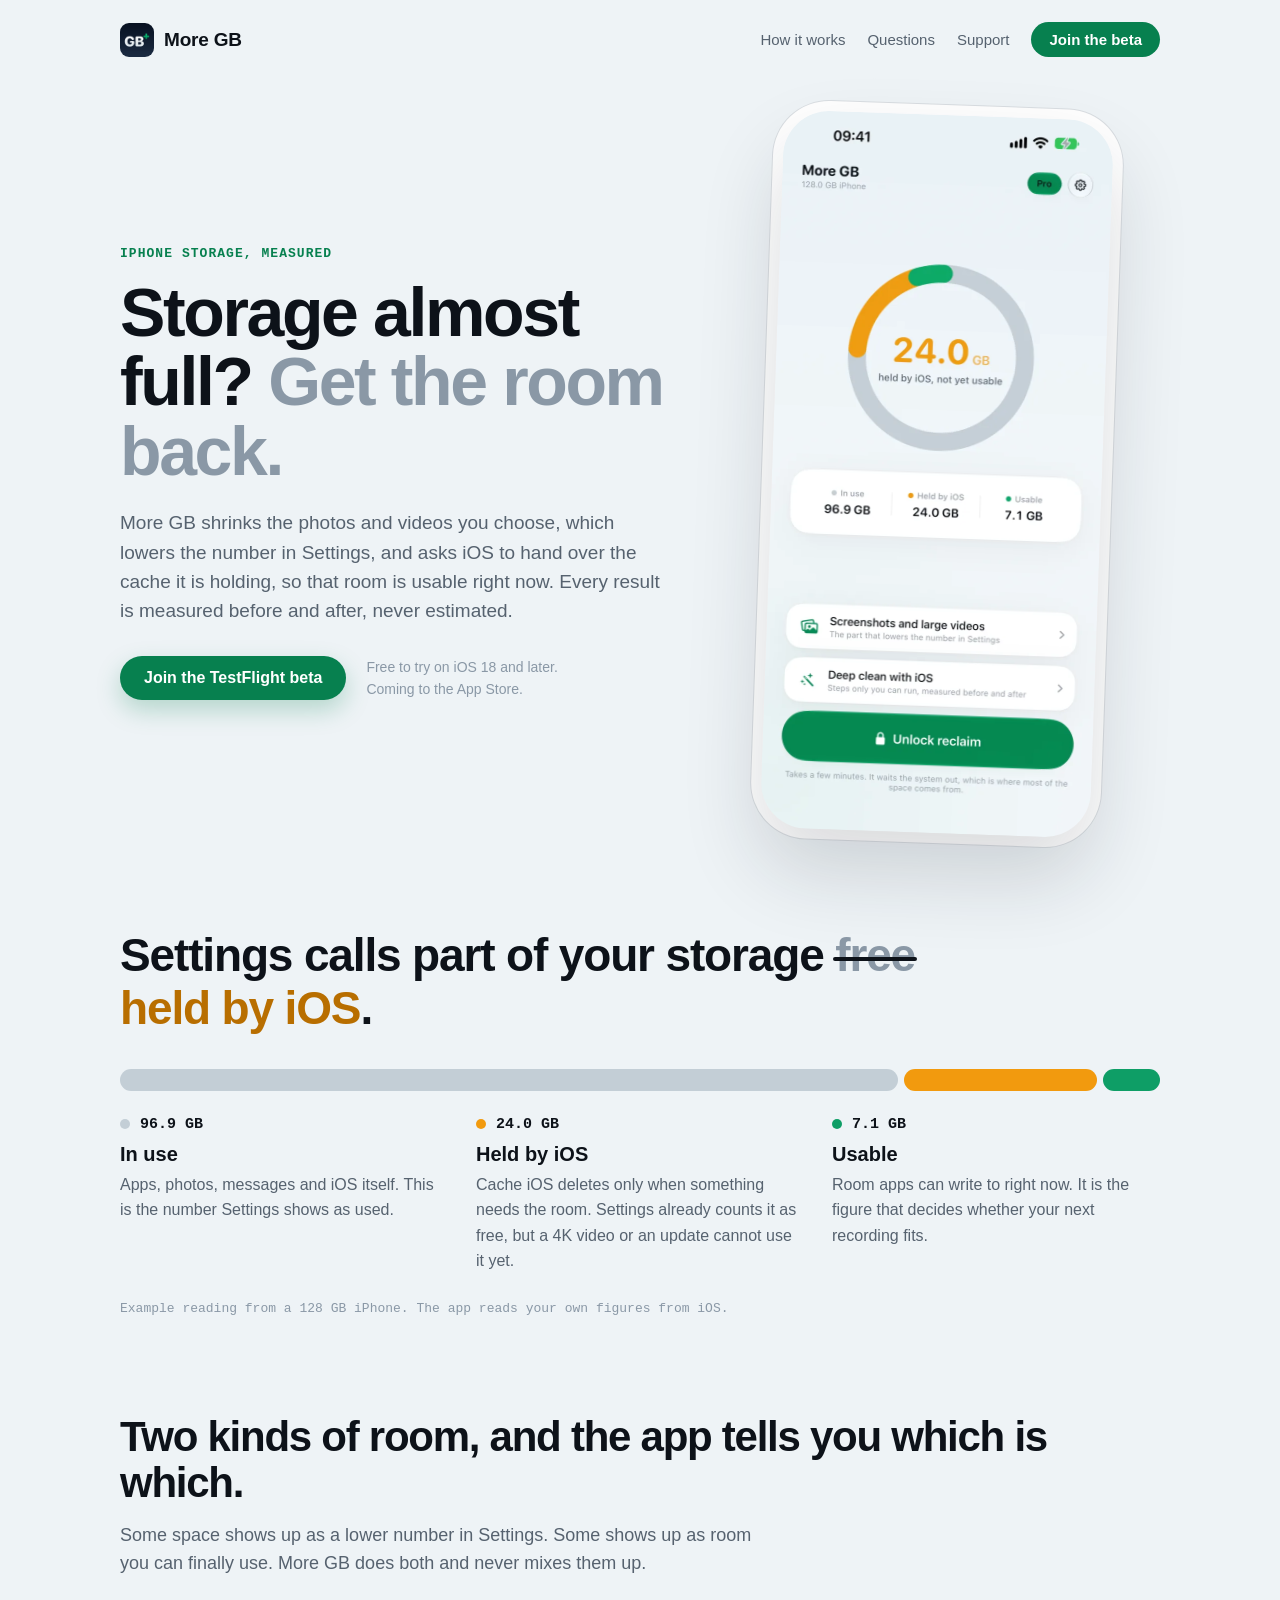
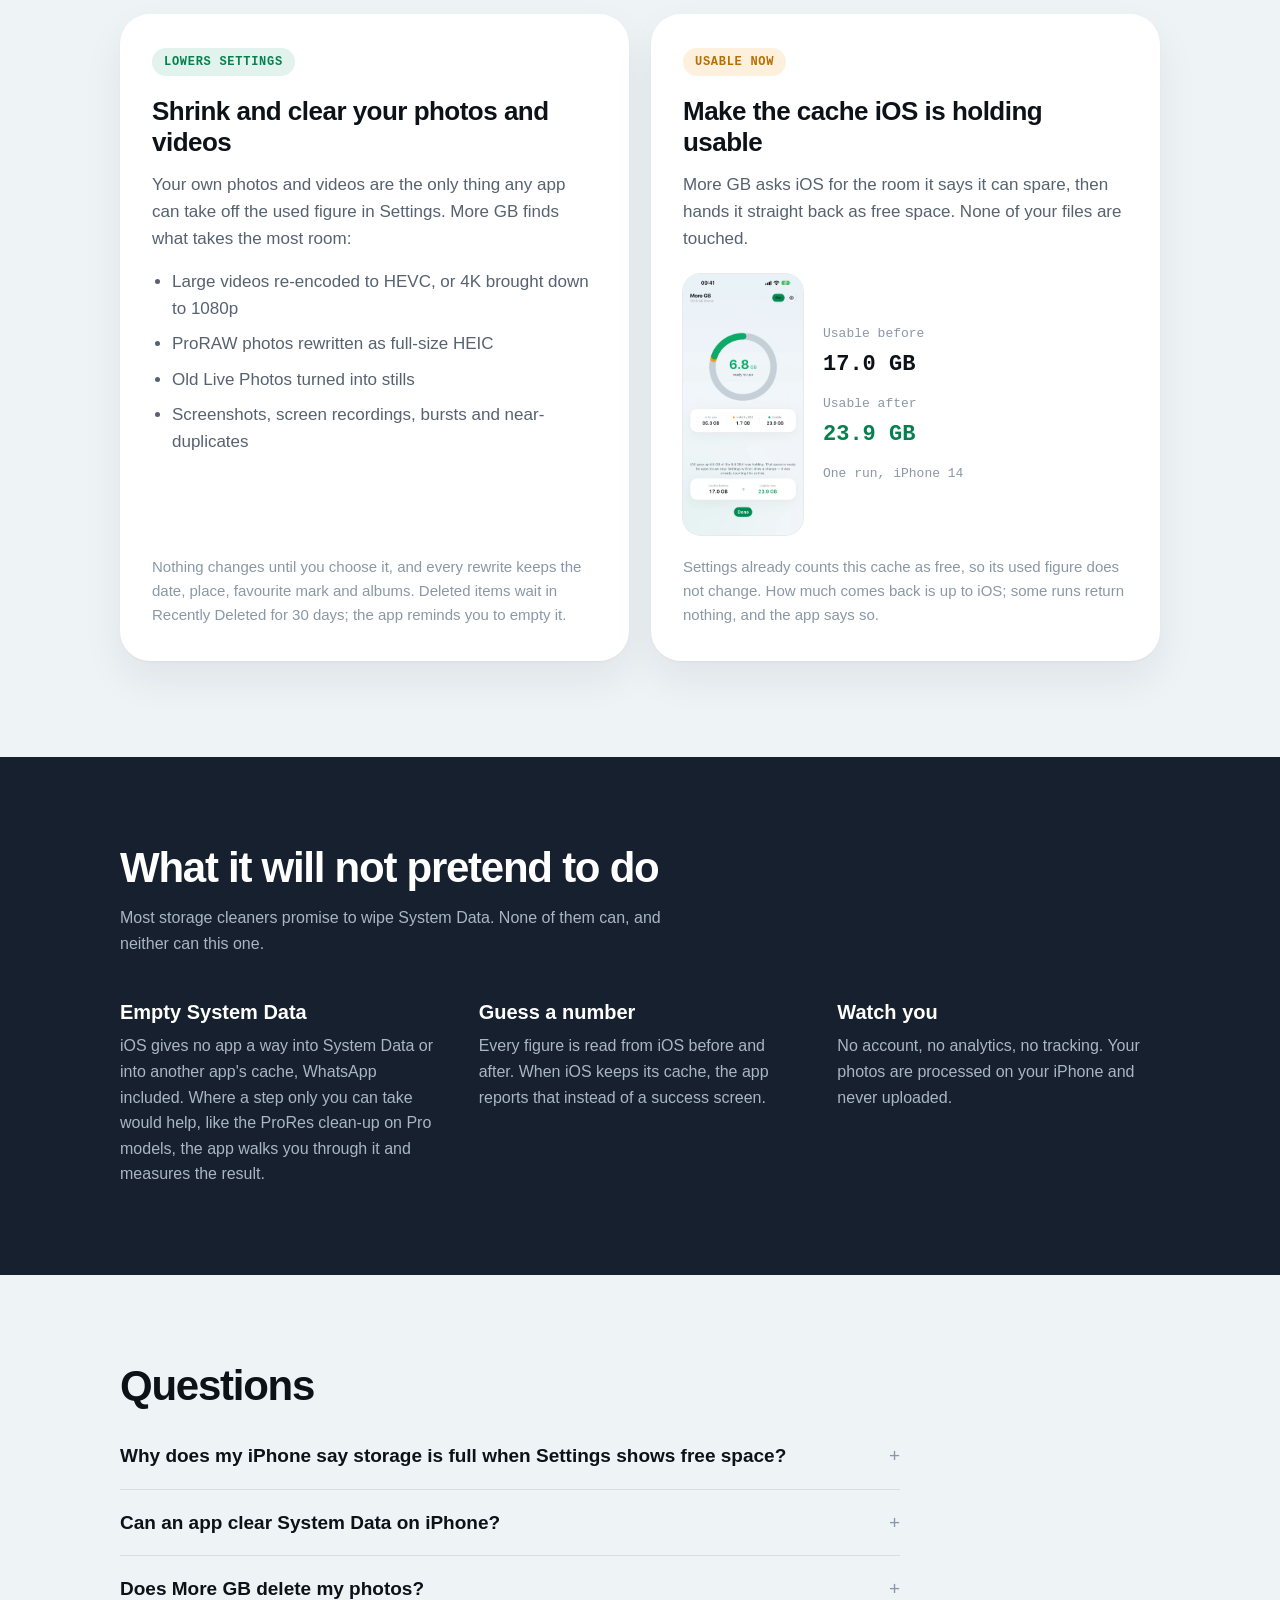
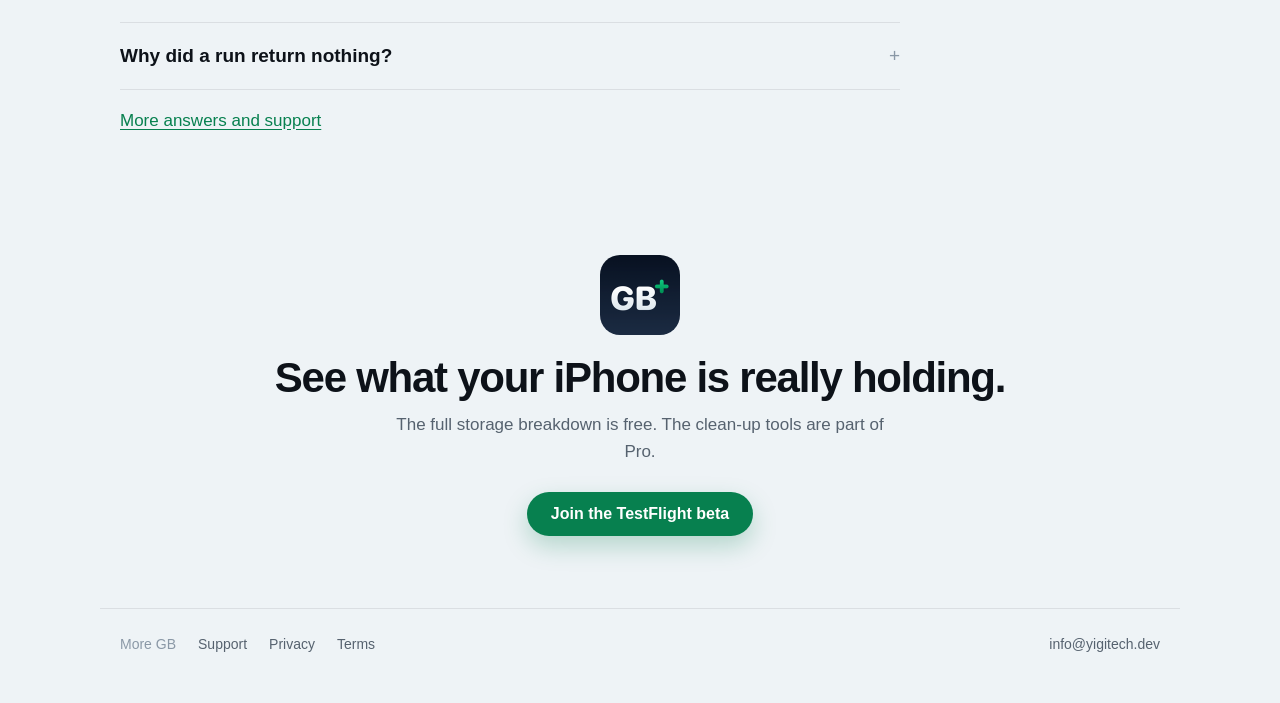
<file: index.html>
<!doctype html>
<html lang="en">
<head>
<meta charset="utf-8">
<meta name="viewport" content="width=device-width, initial-scale=1, viewport-fit=cover">
<title>More GB — Free up iPhone storage, measured honestly</title>
<meta name="description" content="iPhone storage almost full? More GB shrinks the photos and videos you choose to lower the number in Settings, and makes the cache iOS is holding usable now. Every result is measured.">
<link rel="canonical" href="https://moregb.yigitech.dev/">
<meta name="theme-color" content="#eef3f6" media="(prefers-color-scheme: light)">
<meta name="theme-color" content="#0d131b" media="(prefers-color-scheme: dark)">
<meta name="color-scheme" content="light dark">
<link rel="icon" type="image/png" href="/favicon.png">
<link rel="apple-touch-icon" href="/apple-touch-icon.png">

<meta property="og:type" content="website">
<meta property="og:site_name" content="More GB">
<meta property="og:url" content="https://moregb.yigitech.dev/">
<meta property="og:title" content="More GB — Free up iPhone storage, measured honestly">
<meta property="og:description" content="Shrink the photos and videos you choose, make the cache iOS is holding usable, and see exactly how much came back.">
<meta property="og:image" content="https://moregb.yigitech.dev/og.png">
<meta property="og:image:width" content="1200">
<meta property="og:image:height" content="630">
<meta property="og:image:alt" content="More GB: iPhone storage split into in use, held by iOS and usable.">
<meta name="twitter:card" content="summary_large_image">
<meta name="twitter:site" content="@yigitech">

<link rel="stylesheet" href="/style.css">
<link rel="stylesheet" href="/landing.css">

<script type="application/ld+json">
{
  "@context": "https://schema.org",
  "@type": "MobileApplication",
  "name": "More GB",
  "alternateName": "More GB: Phone Storage",
  "url": "https://moregb.yigitech.dev/",
  "image": "https://moregb.yigitech.dev/images/icon-512.png",
  "description": "Frees up iPhone storage by shrinking the photos and videos you choose and making the cache iOS is holding usable, with every result measured before and after.",
  "operatingSystem": "iOS 18 or later",
  "applicationCategory": "UtilitiesApplication",
  "inLanguage": ["en", "tr", "de", "ar"],
  "offers": { "@type": "Offer", "price": "0", "priceCurrency": "USD", "description": "Free to download. The clean-up tools are part of Pro." },
  "author": { "@type": "Person", "name": "Yigit", "url": "https://yigitech.dev/" }
}
</script>
<script type="application/ld+json">
{
  "@context": "https://schema.org",
  "@type": "FAQPage",
  "mainEntity": [
    {
      "@type": "Question",
      "name": "Why does my iPhone say storage is full when Settings shows free space?",
      "acceptedAnswer": { "@type": "Answer", "text": "Settings counts the cache iOS is holding as free, but apps cannot write into it until iOS clears it. A video or an update can run out of room while Settings still looks fine. More GB asks iOS to clear that cache now, so the space is usable." }
    },
    {
      "@type": "Question",
      "name": "Can an app clear System Data on iPhone?",
      "acceptedAnswer": { "@type": "Answer", "text": "No. iOS does not let any app empty System Data or another app's cache, including WhatsApp. More GB does not claim to. What lowers the used figure in Settings is shrinking or deleting photos and videos, then emptying Recently Deleted." }
    },
    {
      "@type": "Question",
      "name": "Does More GB delete my photos?",
      "acceptedAnswer": { "@type": "Answer", "text": "Only the photos and videos you pick, and iOS asks you to confirm every change. Converted items keep their date, place, favourite mark and albums, and deleted items go to Recently Deleted first." }
    },
    {
      "@type": "Question",
      "name": "Why did a run return nothing?",
      "acceptedAnswer": { "@type": "Answer", "text": "iOS decides how much of its cache to release, and it gives up little when the phone still has plenty of free space. The app reports a run that returned nothing as nothing." }
    }
  ]
}
</script>
</head>
<body>

<header class="wrap bar">
  <a class="mark" href="/"><img src="/images/icon-160.png" alt="" width="34" height="34">More GB</a>
  <nav aria-label="Main">
    <a href="#how">How it works</a>
    <a href="#faq">Questions</a>
    <a href="/support.html">Support</a>
    <a class="button" href="https://testflight.apple.com/join/GbJPjrbB">Join the beta</a>
  </nav>
</header>

<main>
  <section class="wrap hero">
    <div>
      <p class="eyebrow">iPhone storage, measured</p>
      <h1>Storage almost full? <span class="quiet">Get the room back.</span></h1>
      <p class="lede">More GB shrinks the photos and videos you choose, which lowers the number in Settings, and asks iOS to hand over the cache it is holding, so that room is usable right now. Every result is measured before and after, never estimated.</p>
      <div class="cta-row">
        <a class="button" href="https://testflight.apple.com/join/GbJPjrbB">Join the TestFlight beta</a>
        <p class="cta-note">Free to try on iOS 18 and later.<br>Coming to the App Store.</p>
      </div>
    </div>
    <img class="phone" src="/images/home.webp" width="662" height="1440"
         alt="More GB home screen: 24.0 GB held by iOS, 96.9 GB in use and 7.1 GB usable on a 128 GB iPhone.">
  </section>

  <section class="wrap split" id="how" aria-labelledby="how-title">
    <h2 class="correct" id="how-title">Settings calls part of your storage <del>free</del> <ins>held by iOS</ins>.</h2>
    <div class="meter" aria-hidden="true"><span class="in-use"></span><span class="held"></span><span class="usable"></span></div>
    <ul class="legend">
      <li class="in-use">
        <span class="figure">96.9 GB</span>
        <span class="label">In use</span>
        <p>Apps, photos, messages and iOS itself. This is the number Settings shows as used.</p>
      </li>
      <li class="held">
        <span class="figure">24.0 GB</span>
        <span class="label">Held by iOS</span>
        <p>Cache iOS deletes only when something needs the room. Settings already counts it as free, but a 4K video or an update cannot use it yet.</p>
      </li>
      <li class="usable">
        <span class="figure">7.1 GB</span>
        <span class="label">Usable</span>
        <p>Room apps can write to right now. It is the figure that decides whether your next recording fits.</p>
      </li>
    </ul>
    <p class="caption">Example reading from a 128 GB iPhone. The app reads your own figures from iOS.</p>
  </section>

  <section class="wrap ways" aria-labelledby="ways-title">
    <h2 class="section-title" id="ways-title">Two kinds of room, and the app tells you which is which.</h2>
    <p class="section-lede">Some space shows up as a lower number in Settings. Some shows up as room you can finally use. More GB does both and never mixes them up.</p>
    <div class="ways-grid">
      <article class="way settings">
        <span class="tag">Lowers Settings</span>
        <h3>Shrink and clear your photos and videos</h3>
        <p>Your own photos and videos are the only thing any app can take off the used figure in Settings. More GB finds what takes the most room:</p>
        <ul>
          <li>Large videos re-encoded to HEVC, or 4K brought down to 1080p</li>
          <li>ProRAW photos rewritten as full-size HEIC</li>
          <li>Old Live Photos turned into stills</li>
          <li>Screenshots, screen recordings, bursts and near-duplicates</li>
        </ul>
        <p class="fine">Nothing changes until you choose it, and every rewrite keeps the date, place, favourite mark and albums. Deleted items wait in Recently Deleted for 30 days; the app reminds you to empty it.</p>
      </article>
      <article class="way held-space">
        <span class="tag">Usable now</span>
        <h3>Make the cache iOS is holding usable</h3>
        <p>More GB asks iOS for the room it says it can spare, then hands it straight back as free space. None of your files are touched.</p>
        <div class="run">
          <img src="/images/result.webp" width="662" height="1440" loading="lazy"
               alt="More GB result screen: 6.8 GB ready to use, usable space from 17.0 GB to 23.9 GB.">
          <dl>
            <dt>Usable before</dt><dd>17.0 GB</dd>
            <dt>Usable after</dt><dd class="up">23.9 GB</dd>
            <dt>One run, iPhone 14</dt>
          </dl>
        </div>
        <p class="fine">Settings already counts this cache as free, so its used figure does not change. How much comes back is up to iOS; some runs return nothing, and the app says so.</p>
      </article>
    </div>
  </section>

  <section class="limits" aria-labelledby="limits-title">
    <div class="wrap">
      <h2 class="section-title" id="limits-title">What it will not pretend to do</h2>
      <p class="section-lede">Most storage cleaners promise to wipe System Data. None of them can, and neither can this one.</p>
      <div class="limits-grid">
        <div>
          <h3>Empty System Data</h3>
          <p>iOS gives no app a way into System Data or into another app's cache, WhatsApp included. Where a step only you can take would help, like the ProRes clean-up on Pro models, the app walks you through it and measures the result.</p>
        </div>
        <div>
          <h3>Guess a number</h3>
          <p>Every figure is read from iOS before and after. When iOS keeps its cache, the app reports that instead of a success screen.</p>
        </div>
        <div>
          <h3>Watch you</h3>
          <p>No account, no analytics, no tracking. Your photos are processed on your iPhone and never uploaded.</p>
        </div>
      </div>
    </div>
  </section>

  <section class="wrap faq" id="faq" aria-labelledby="faq-title">
    <h2 class="section-title" id="faq-title">Questions</h2>
    <details>
      <summary>Why does my iPhone say storage is full when Settings shows free space?</summary>
      <p>Settings counts the cache iOS is holding as free, but apps cannot write into it until iOS clears it. A video or an update can run out of room while Settings still looks fine. More GB asks iOS to clear that cache now, so the space is usable.</p>
    </details>
    <details>
      <summary>Can an app clear System Data on iPhone?</summary>
      <p>No. iOS does not let any app empty System Data or another app's cache, including WhatsApp. More GB does not claim to. What lowers the used figure in Settings is shrinking or deleting photos and videos, then emptying Recently Deleted.</p>
    </details>
    <details>
      <summary>Does More GB delete my photos?</summary>
      <p>Only the photos and videos you pick, and iOS asks you to confirm every change. Converted items keep their date, place, favourite mark and albums, and deleted items go to Recently Deleted first.</p>
    </details>
    <details>
      <summary>Why did a run return nothing?</summary>
      <p>iOS decides how much of its cache to release, and it gives up little when the phone still has plenty of free space. The app reports a run that returned nothing as nothing.</p>
    </details>
    <p><a href="/support.html">More answers and support</a></p>
  </section>

  <section class="wrap closing" aria-labelledby="closing-title">
    <img src="/images/icon-160.png" alt="" width="80" height="80" loading="lazy">
    <h2 class="section-title" id="closing-title">See what your iPhone is really holding.</h2>
    <p>The full storage breakdown is free. The clean-up tools are part of Pro.</p>
    <a class="button" href="https://testflight.apple.com/join/GbJPjrbB">Join the TestFlight beta</a>
  </section>
</main>

<footer class="wrap foot">
  <span>More GB</span>
  <a href="/support.html">Support</a>
  <a href="/privacy.html">Privacy</a>
  <a href="/terms.html">Terms</a>
  <span class="spacer"></span>
  <a href="mailto:info@yigitech.dev">info@yigitech.dev</a>
</footer>

</body>
</html>
</file>
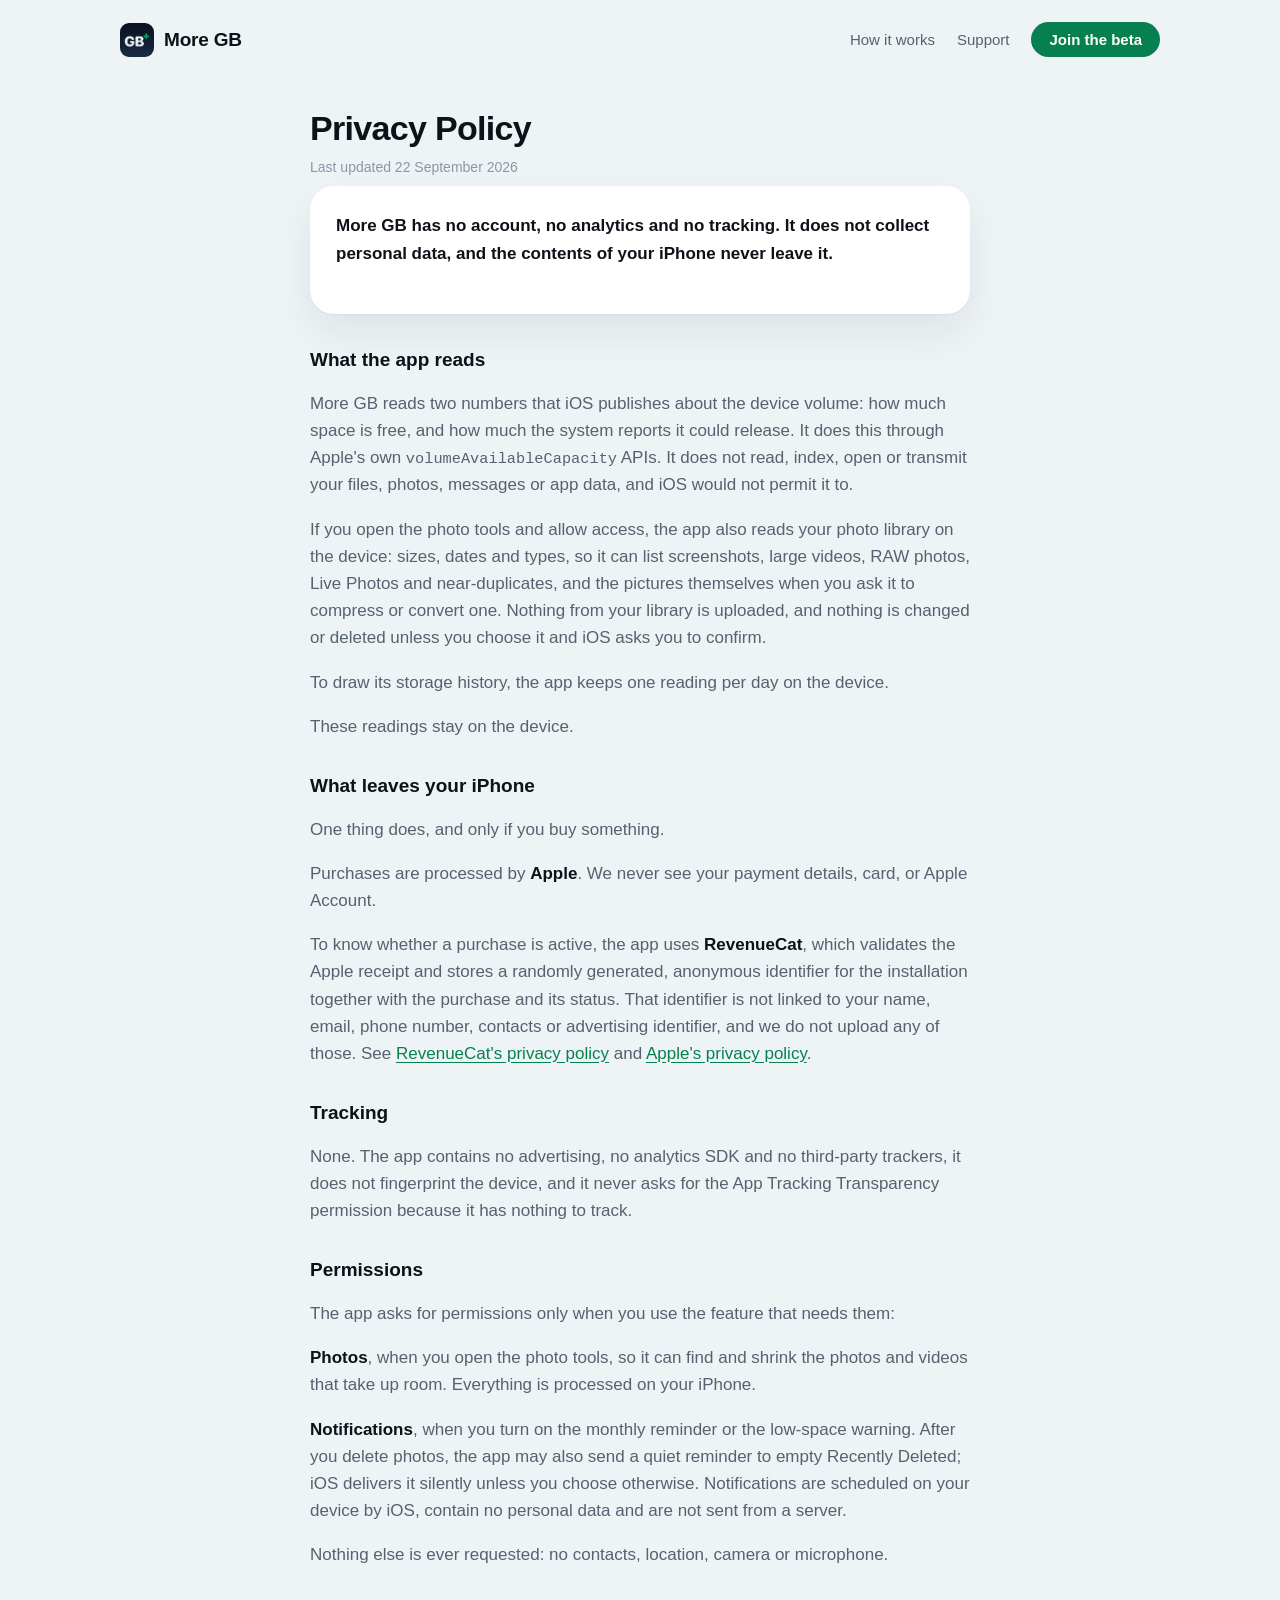
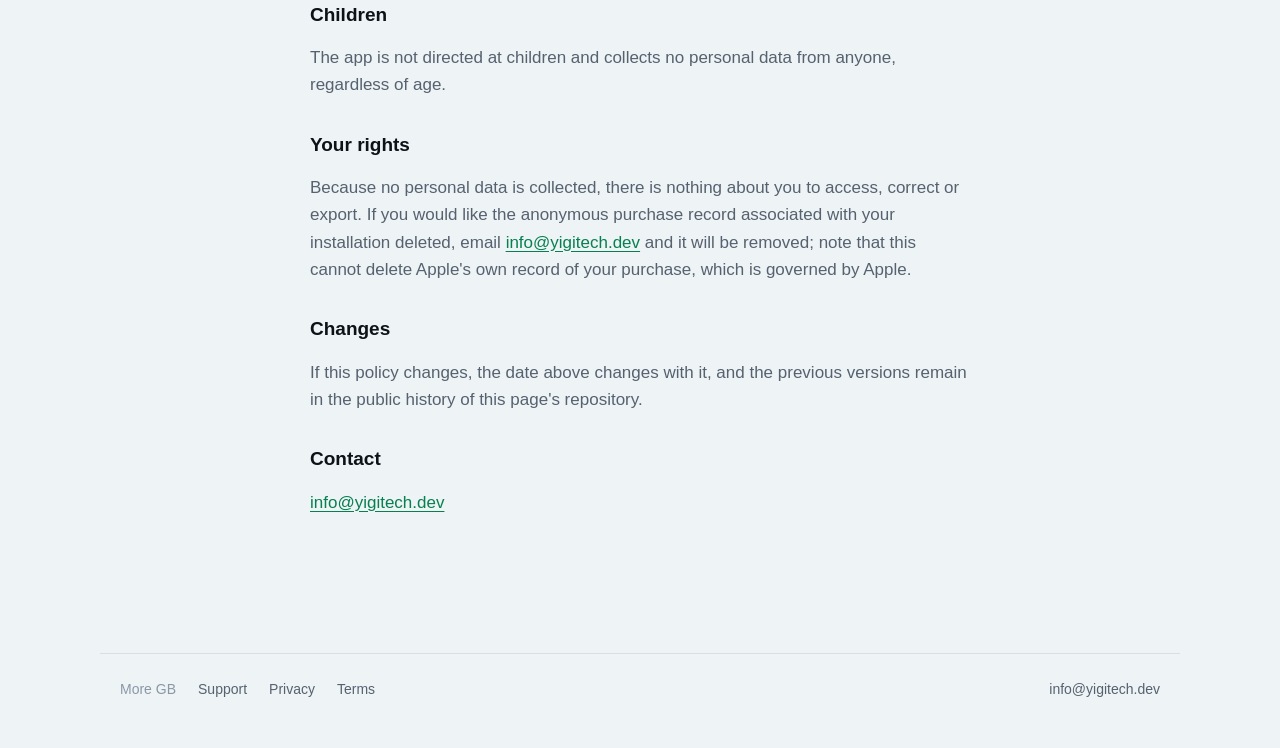
<file: privacy.html>
<!doctype html>
<html lang="en">
<head>
<meta charset="utf-8">
<meta name="viewport" content="width=device-width, initial-scale=1, viewport-fit=cover">
<title>Privacy Policy — More GB</title>
<meta name="description" content="More GB has no account, no analytics and no tracking. Your photos are processed on your iPhone and never uploaded.">
<link rel="canonical" href="https://moregb.yigitech.dev/privacy.html">
<meta name="color-scheme" content="light dark">
<link rel="icon" type="image/png" href="/favicon.png">
<link rel="apple-touch-icon" href="/apple-touch-icon.png">
<meta property="og:type" content="website">
<meta property="og:site_name" content="More GB">
<meta property="og:title" content="Privacy Policy — More GB">
<meta property="og:description" content="More GB has no account, no analytics and no tracking. Your photos are processed on your iPhone and never uploaded.">
<meta property="og:url" content="https://moregb.yigitech.dev/privacy.html">
<meta property="og:image" content="https://moregb.yigitech.dev/og.png">
<meta name="twitter:card" content="summary_large_image">
<link rel="stylesheet" href="/style.css">
</head>
<body>
<header class="wrap bar">
  <a class="mark" href="/"><img src="/images/icon-160.png" alt="" width="34" height="34">More GB</a>
  <nav aria-label="Main">
    <a href="/#how">How it works</a>
    <a href="/support.html">Support</a>
    <a class="button" href="https://testflight.apple.com/join/GbJPjrbB">Join the beta</a>
  </nav>
</header>
<main class="page">
<h1>Privacy Policy</h1>
<p class="updated">Last updated 22 September 2026</p>

<div class="card">
<p style="margin-top:0"><strong>More GB has no account, no analytics and no tracking. It does not collect personal data, and the contents of your iPhone never leave it.</strong></p>
</div>

<h2>What the app reads</h2>
<p>More GB reads two numbers that iOS publishes about the device volume: how much space is free, and how much the system reports it could release. It does this through Apple's own <code>volumeAvailableCapacity</code> APIs. It does not read, index, open or transmit your files, photos, messages or app data, and iOS would not permit it to.</p>
<p>If you open the photo tools and allow access, the app also reads your photo library on the device: sizes, dates and types, so it can list screenshots, large videos, RAW photos, Live Photos and near-duplicates, and the pictures themselves when you ask it to compress or convert one. Nothing from your library is uploaded, and nothing is changed or deleted unless you choose it and iOS asks you to confirm.</p>
<p>To draw its storage history, the app keeps one reading per day on the device.</p>
<p>These readings stay on the device.</p>

<h2>What leaves your iPhone</h2>
<p>One thing does, and only if you buy something.</p>
<p>Purchases are processed by <strong>Apple</strong>. We never see your payment details, card, or Apple Account.</p>
<p>To know whether a purchase is active, the app uses <strong>RevenueCat</strong>, which validates the Apple receipt and stores a randomly generated, anonymous identifier for the installation together with the purchase and its status. That identifier is not linked to your name, email, phone number, contacts or advertising identifier, and we do not upload any of those. See <a href="https://www.revenuecat.com/privacy/">RevenueCat's privacy policy</a> and <a href="https://www.apple.com/legal/privacy/">Apple's privacy policy</a>.</p>

<h2>Tracking</h2>
<p>None. The app contains no advertising, no analytics SDK and no third-party trackers, it does not fingerprint the device, and it never asks for the App Tracking Transparency permission because it has nothing to track.</p>

<h2>Permissions</h2>
<p>The app asks for permissions only when you use the feature that needs them:</p>
<p><strong>Photos</strong>, when you open the photo tools, so it can find and shrink the photos and videos that take up room. Everything is processed on your iPhone.</p>
<p><strong>Notifications</strong>, when you turn on the monthly reminder or the low-space warning. After you delete photos, the app may also send a quiet reminder to empty Recently Deleted; iOS delivers it silently unless you choose otherwise. Notifications are scheduled on your device by iOS, contain no personal data and are not sent from a server.</p>
<p>Nothing else is ever requested: no contacts, location, camera or microphone.</p>

<h2>Children</h2>
<p>The app is not directed at children and collects no personal data from anyone, regardless of age.</p>

<h2>Your rights</h2>
<p>Because no personal data is collected, there is nothing about you to access, correct or export. If you would like the anonymous purchase record associated with your installation deleted, email <a href="mailto:info@yigitech.dev">info@yigitech.dev</a> and it will be removed; note that this cannot delete Apple's own record of your purchase, which is governed by Apple.</p>

<h2>Changes</h2>
<p>If this policy changes, the date above changes with it, and the previous versions remain in the public history of this page's repository.</p>

<h2>Contact</h2>
<p><a href="mailto:info@yigitech.dev">info@yigitech.dev</a></p>

</main>
<footer class="wrap foot">
  <span>More GB</span>
  <a href="/support.html">Support</a>
  <a href="/privacy.html">Privacy</a>
  <a href="/terms.html">Terms</a>
  <span class="spacer"></span>
  <a href="mailto:info@yigitech.dev">info@yigitech.dev</a>
</footer>
</body>
</html>
</file>
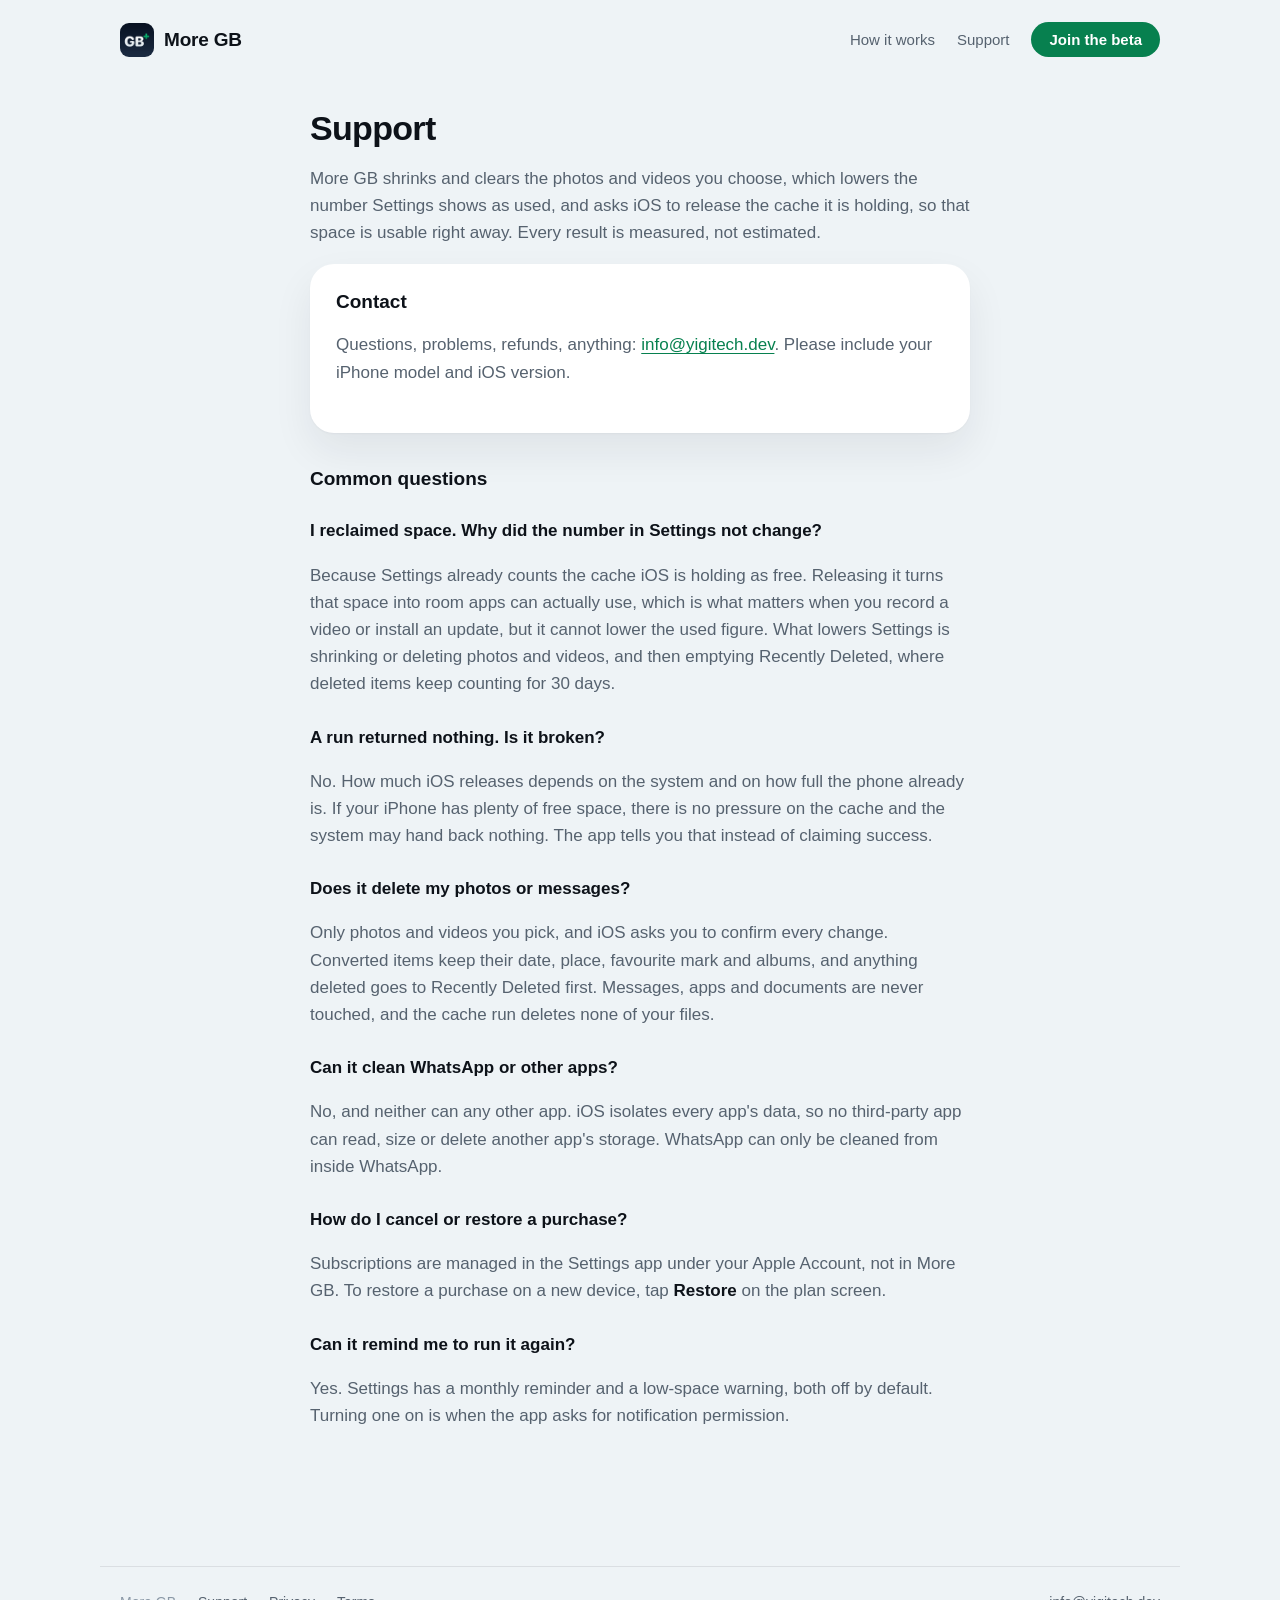
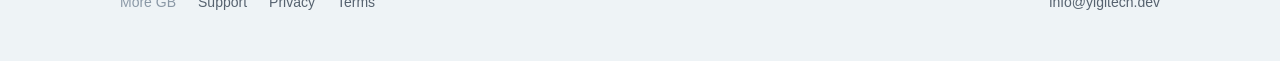
<file: support.html>
<!doctype html>
<html lang="en">
<head>
<meta charset="utf-8">
<meta name="viewport" content="width=device-width, initial-scale=1, viewport-fit=cover">
<title>Support — More GB</title>
<meta name="description" content="Help with More GB: why Settings does not change after a run, what happens to your photos, purchases and contact.">
<link rel="canonical" href="https://moregb.yigitech.dev/support.html">
<meta name="color-scheme" content="light dark">
<link rel="icon" type="image/png" href="/favicon.png">
<link rel="apple-touch-icon" href="/apple-touch-icon.png">
<meta property="og:type" content="website">
<meta property="og:site_name" content="More GB">
<meta property="og:title" content="Support — More GB">
<meta property="og:description" content="Help with More GB: why Settings does not change after a run, what happens to your photos, purchases and contact.">
<meta property="og:url" content="https://moregb.yigitech.dev/support.html">
<meta property="og:image" content="https://moregb.yigitech.dev/og.png">
<meta name="twitter:card" content="summary_large_image">
<link rel="stylesheet" href="/style.css">
</head>
<body>
<header class="wrap bar">
  <a class="mark" href="/"><img src="/images/icon-160.png" alt="" width="34" height="34">More GB</a>
  <nav aria-label="Main">
    <a href="/#how">How it works</a>
    <a href="/support.html">Support</a>
    <a class="button" href="https://testflight.apple.com/join/GbJPjrbB">Join the beta</a>
  </nav>
</header>
<main class="page">
<h1>Support</h1>
<p>More GB shrinks and clears the photos and videos you choose, which lowers the number Settings shows as used, and asks iOS to release the cache it is holding, so that space is usable right away. Every result is measured, not estimated.</p>

<div class="card">
<h2 style="margin-top:0">Contact</h2>
<p>Questions, problems, refunds, anything: <a href="mailto:info@yigitech.dev">info@yigitech.dev</a>. Please include your iPhone model and iOS version.</p>
</div>

<h2>Common questions</h2>

<h3>I reclaimed space. Why did the number in Settings not change?</h3>
<p>Because Settings already counts the cache iOS is holding as free. Releasing it turns that space into room apps can actually use, which is what matters when you record a video or install an update, but it cannot lower the used figure. What lowers Settings is shrinking or deleting photos and videos, and then emptying Recently Deleted, where deleted items keep counting for 30 days.</p>

<h3>A run returned nothing. Is it broken?</h3>
<p>No. How much iOS releases depends on the system and on how full the phone already is. If your iPhone has plenty of free space, there is no pressure on the cache and the system may hand back nothing. The app tells you that instead of claiming success.</p>

<h3>Does it delete my photos or messages?</h3>
<p>Only photos and videos you pick, and iOS asks you to confirm every change. Converted items keep their date, place, favourite mark and albums, and anything deleted goes to Recently Deleted first. Messages, apps and documents are never touched, and the cache run deletes none of your files.</p>

<h3>Can it clean WhatsApp or other apps?</h3>
<p>No, and neither can any other app. iOS isolates every app's data, so no third-party app can read, size or delete another app's storage. WhatsApp can only be cleaned from inside WhatsApp.</p>

<h3>How do I cancel or restore a purchase?</h3>
<p>Subscriptions are managed in the Settings app under your Apple Account, not in More GB. To restore a purchase on a new device, tap <strong>Restore</strong> on the plan screen.</p>

<h3>Can it remind me to run it again?</h3>
<p>Yes. Settings has a monthly reminder and a low-space warning, both off by default. Turning one on is when the app asks for notification permission.</p>
</main>
<footer class="wrap foot">
  <span>More GB</span>
  <a href="/support.html">Support</a>
  <a href="/privacy.html">Privacy</a>
  <a href="/terms.html">Terms</a>
  <span class="spacer"></span>
  <a href="mailto:info@yigitech.dev">info@yigitech.dev</a>
</footer>
</body>
</html>
</file>
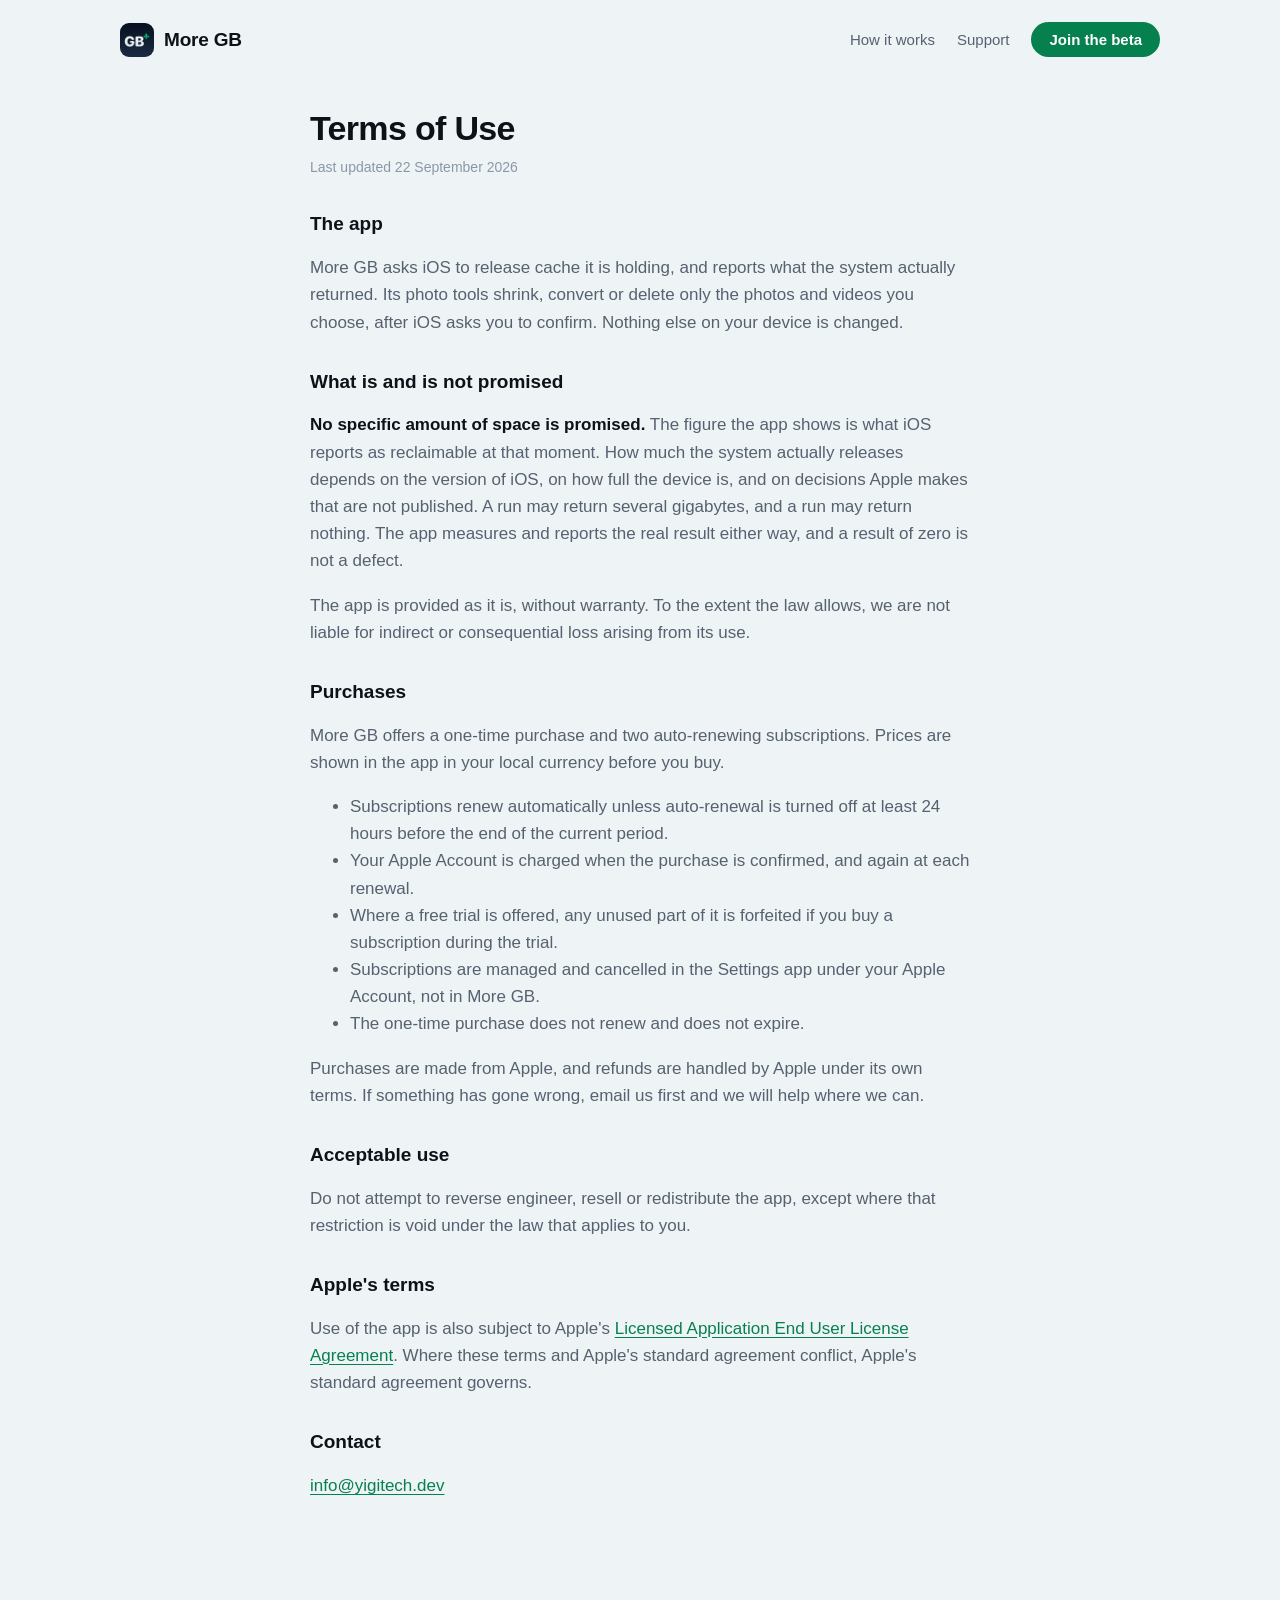
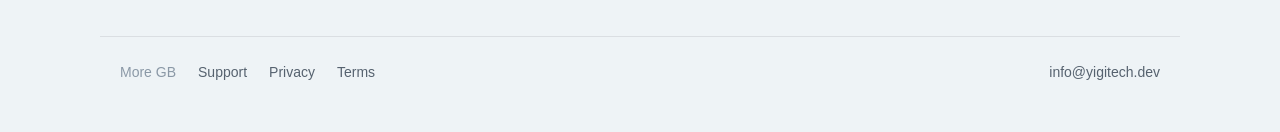
<file: terms.html>
<!doctype html>
<html lang="en">
<head>
<meta charset="utf-8">
<meta name="viewport" content="width=device-width, initial-scale=1, viewport-fit=cover">
<title>Terms of Use — More GB</title>
<meta name="description" content="Terms of use for More GB, the iPhone storage app, including subscriptions and purchases.">
<link rel="canonical" href="https://moregb.yigitech.dev/terms.html">
<meta name="color-scheme" content="light dark">
<link rel="icon" type="image/png" href="/favicon.png">
<link rel="apple-touch-icon" href="/apple-touch-icon.png">
<meta property="og:type" content="website">
<meta property="og:site_name" content="More GB">
<meta property="og:title" content="Terms of Use — More GB">
<meta property="og:description" content="Terms of use for More GB, the iPhone storage app, including subscriptions and purchases.">
<meta property="og:url" content="https://moregb.yigitech.dev/terms.html">
<meta property="og:image" content="https://moregb.yigitech.dev/og.png">
<meta name="twitter:card" content="summary_large_image">
<link rel="stylesheet" href="/style.css">
</head>
<body>
<header class="wrap bar">
  <a class="mark" href="/"><img src="/images/icon-160.png" alt="" width="34" height="34">More GB</a>
  <nav aria-label="Main">
    <a href="/#how">How it works</a>
    <a href="/support.html">Support</a>
    <a class="button" href="https://testflight.apple.com/join/GbJPjrbB">Join the beta</a>
  </nav>
</header>
<main class="page">
<h1>Terms of Use</h1>
<p class="updated">Last updated 22 September 2026</p>

<h2>The app</h2>
<p>More GB asks iOS to release cache it is holding, and reports what the system actually returned. Its photo tools shrink, convert or delete only the photos and videos you choose, after iOS asks you to confirm. Nothing else on your device is changed.</p>

<h2>What is and is not promised</h2>
<p><strong>No specific amount of space is promised.</strong> The figure the app shows is what iOS reports as reclaimable at that moment. How much the system actually releases depends on the version of iOS, on how full the device is, and on decisions Apple makes that are not published. A run may return several gigabytes, and a run may return nothing. The app measures and reports the real result either way, and a result of zero is not a defect.</p>
<p>The app is provided as it is, without warranty. To the extent the law allows, we are not liable for indirect or consequential loss arising from its use.</p>

<h2>Purchases</h2>
<p>More GB offers a one-time purchase and two auto-renewing subscriptions. Prices are shown in the app in your local currency before you buy.</p>
<ul>
<li>Subscriptions renew automatically unless auto-renewal is turned off at least 24 hours before the end of the current period.</li>
<li>Your Apple Account is charged when the purchase is confirmed, and again at each renewal.</li>
<li>Where a free trial is offered, any unused part of it is forfeited if you buy a subscription during the trial.</li>
<li>Subscriptions are managed and cancelled in the Settings app under your Apple Account, not in More GB.</li>
<li>The one-time purchase does not renew and does not expire.</li>
</ul>
<p>Purchases are made from Apple, and refunds are handled by Apple under its own terms. If something has gone wrong, email us first and we will help where we can.</p>

<h2>Acceptable use</h2>
<p>Do not attempt to reverse engineer, resell or redistribute the app, except where that restriction is void under the law that applies to you.</p>

<h2>Apple's terms</h2>
<p>Use of the app is also subject to Apple's <a href="https://www.apple.com/legal/internet-services/itunes/dev/stdeula/">Licensed Application End User License Agreement</a>. Where these terms and Apple's standard agreement conflict, Apple's standard agreement governs.</p>

<h2>Contact</h2>
<p><a href="mailto:info@yigitech.dev">info@yigitech.dev</a></p>

</main>
<footer class="wrap foot">
  <span>More GB</span>
  <a href="/support.html">Support</a>
  <a href="/privacy.html">Privacy</a>
  <a href="/terms.html">Terms</a>
  <span class="spacer"></span>
  <a href="mailto:info@yigitech.dev">info@yigitech.dev</a>
</footer>
</body>
</html>
</file>
<file: style.css>
/* The app's own palette: mist ground, slate for what is in use, amber for
   what iOS is holding, emerald for what is usable. System fonts on purpose:
   every reader is on an iPhone, and nothing is fetched from a third party. */
:root {
  --ground: #eef3f6;
  --card: #ffffff;
  --ink: #0d1219;
  --muted: #56626f;
  --faint: #8a98a6;
  --slate: #c3ced6;
  --amber: #f29a0e;
  --amber-deep: #b86e00;
  --emerald: #0e9e66;
  --emerald-deep: #07804f;
  --night: #16202e;
  --hairline: rgba(13, 18, 25, 0.09);
  --shadow: 0 18px 40px rgba(22, 32, 46, 0.07), 0 1px 2px rgba(22, 32, 46, 0.04);
  --display: ui-rounded, "SF Pro Rounded", -apple-system, BlinkMacSystemFont, "Segoe UI", Roboto, sans-serif;
  --body: -apple-system, BlinkMacSystemFont, "Segoe UI", Roboto, "Helvetica Neue", sans-serif;
  --data: ui-monospace, "SF Mono", Menlo, Consolas, monospace;
}
@media (prefers-color-scheme: dark) {
  :root {
    --ground: #0d131b; --card: #151d27; --ink: #edf2f6; --muted: #a2afbc;
    --faint: #6d7b89; --slate: #3a4756; --amber-deep: #f5ae3d; --emerald-deep: #2fc88a;
    --night: #0a0f15; --hairline: rgba(255, 255, 255, 0.1); --shadow: none;
  }
}

* { box-sizing: border-box; }
html { -webkit-text-size-adjust: 100%; scroll-behavior: smooth; }
body {
  margin: 0;
  background: var(--ground);
  color: var(--ink);
  font: 17px/1.6 var(--body);
}
img { max-width: 100%; height: auto; display: block; }
a { color: var(--emerald-deep); text-underline-offset: 3px; }
a:focus-visible, button:focus-visible { outline: 3px solid var(--emerald); outline-offset: 3px; border-radius: 6px; }
p, li { color: var(--muted); }
strong { color: var(--ink); }
.wrap { max-width: 1080px; margin: 0 auto; padding: 0 20px; }

/* Header */
.bar {
  display: flex; align-items: center; justify-content: space-between; gap: 16px;
  padding-top: 22px; padding-bottom: 22px;
}
.mark {
  display: inline-flex; align-items: center; gap: 10px;
  font: 700 19px/1 var(--display); letter-spacing: -0.01em;
  color: var(--ink); text-decoration: none;
}
.mark img { width: 34px; height: 34px; border-radius: 9px; }
.bar nav { display: flex; align-items: center; gap: 22px; font-size: 15px; }
.bar nav a:not(.button) { color: var(--muted); text-decoration: none; }
.bar nav a:not(.button):hover { color: var(--ink); }
.button {
  display: inline-flex; align-items: center; justify-content: center; gap: 8px;
  padding: 14px 24px; border-radius: 999px;
  background: var(--emerald-deep); color: #fff; text-decoration: none;
  font: 600 16px/1 var(--body);
  box-shadow: 0 10px 24px rgba(7, 128, 79, 0.25);
  transition: transform 0.2s ease, box-shadow 0.2s ease;
}
.button:hover { transform: translateY(-1px); box-shadow: 0 14px 30px rgba(7, 128, 79, 0.3); }
.bar .button { padding: 10px 18px; font-size: 15px; box-shadow: none; }
@media (prefers-color-scheme: dark) { .button { color: #04130c; } }

/* Long-form pages: support, privacy, terms */
.page { max-width: 700px; margin: 0 auto; padding: 0 20px 80px; }
.page h1 { font: 700 34px/1.15 var(--display); letter-spacing: -0.02em; margin: 30px 0 8px; }
.page h2 { font: 700 19px/1.3 var(--display); margin: 34px 0 8px; }
.page h3 { font-size: 17px; margin: 26px 0 6px; }
.updated { color: var(--faint); font-size: 14px; margin: 0 0 8px; }
.card {
  background: var(--card); border-radius: 24px; padding: 26px 26px 30px;
  box-shadow: var(--shadow);
}
@media (prefers-color-scheme: dark) { .card { border: 1px solid var(--hairline); } }
code { font-family: var(--data); font-size: 0.9em; }

/* Footer */
.foot {
  border-top: 1px solid var(--hairline);
  margin-top: 40px; padding-top: 24px; padding-bottom: 48px;
  display: flex; flex-wrap: wrap; gap: 10px 22px; align-items: center;
  color: var(--faint); font-size: 14px;
}
.foot a { color: var(--muted); text-decoration: none; }
.foot a:hover { color: var(--ink); }
.foot .spacer { flex: 1; }

@media (max-width: 640px) {
  .bar nav a:not(.button) { display: none; }
}
@media (prefers-reduced-motion: reduce) {
  *, *::before, *::after { animation: none !important; transition: none !important; }
  html { scroll-behavior: auto; }
}
</file>
<file: landing.css>
/* Landing page only. The signature is the app's own storage bar: three
   segments that pull apart on load, under a line that corrects itself. */

.hero {
  display: grid; grid-template-columns: minmax(0, 1.1fr) minmax(0, 0.9fr);
  gap: 48px; align-items: center;
  padding-top: 36px; padding-bottom: 72px;
}
.eyebrow {
  font: 600 13px/1 var(--data); letter-spacing: 0.08em; text-transform: uppercase;
  color: var(--emerald-deep); margin: 0 0 18px;
}
.hero h1 {
  font: 800 clamp(40px, 6.2vw, 68px)/1.02 var(--display);
  letter-spacing: -0.035em; margin: 0 0 22px; color: var(--ink);
}
.hero h1 .quiet { color: var(--faint); }
.lede { font-size: 19px; line-height: 1.55; margin: 0 0 30px; max-width: 34em; }
.cta-row { display: flex; flex-wrap: wrap; align-items: center; gap: 14px 20px; }
.cta-note { font-size: 14px; color: var(--faint); margin: 0; }

.phone {
  justify-self: center; width: min(330px, 100%);
  border-radius: 46px; overflow: hidden;
  background: var(--card);
  box-shadow: 0 40px 80px rgba(22, 32, 46, 0.16), 0 0 0 10px var(--card), 0 0 0 11px var(--hairline);
  transform: rotate(2deg);
}
@media (prefers-color-scheme: dark) {
  .phone { box-shadow: 0 0 0 10px #1d2733, 0 0 0 11px var(--hairline); }
}

/* Signature: the correcting line and the bar */
.split { padding-top: 24px; padding-bottom: 96px; }
.correct {
  font: 700 clamp(28px, 4.4vw, 46px)/1.15 var(--display);
  letter-spacing: -0.025em; margin: 0 0 34px; color: var(--ink); max-width: 18em;
}
.correct del {
  color: var(--faint); text-decoration: none; position: relative; white-space: nowrap;
}
.correct del::after {
  content: ""; position: absolute; left: -2px; right: -2px; top: 54%;
  height: 0.09em; background: var(--ink); border-radius: 2px;
  transform-origin: left; transform: scaleX(0);
  animation: strike 0.5s 0.9s cubic-bezier(0.3, 0.7, 0.2, 1) forwards;
}
.correct ins {
  text-decoration: none; color: var(--amber-deep); white-space: nowrap;
  opacity: 0; display: inline-block;
  animation: arrive 0.5s 1.35s ease-out forwards;
}
@keyframes strike { to { transform: scaleX(1); } }
@keyframes arrive { from { opacity: 0; transform: translateY(6px); } to { opacity: 1; transform: none; } }

.meter {
  display: flex; gap: 6px; height: 22px; margin-bottom: 26px;
}
.meter span {
  border-radius: 999px; flex-basis: 0;
  animation: grow 1.1s 0.2s cubic-bezier(0.25, 0.8, 0.25, 1) both;
}
.meter .in-use { background: var(--slate); flex-grow: 96.9; }
.meter .held { background: var(--amber); flex-grow: 24; animation-delay: 0.35s; }
.meter .usable { background: var(--emerald); flex-grow: 7.1; animation-delay: 0.5s; }
@keyframes grow { from { flex-grow: 0.001; opacity: 0.3; } }

.legend {
  display: grid; grid-template-columns: repeat(3, minmax(0, 1fr)); gap: 28px;
  margin: 0; padding: 0; list-style: none;
}
.legend li { margin: 0; }
.legend .figure {
  display: flex; align-items: center; gap: 10px;
  font: 600 15px/1 var(--data); color: var(--ink); margin-bottom: 10px;
}
.legend .figure::before {
  content: ""; width: 10px; height: 10px; border-radius: 50%; background: var(--dot);
}
.legend .label { font: 700 20px/1.2 var(--display); color: var(--ink); display: block; margin-bottom: 6px; }
.legend p { margin: 0; font-size: 16px; }
.legend .in-use { --dot: var(--slate); }
.legend .held { --dot: var(--amber); }
.legend .usable { --dot: var(--emerald); }
.caption { font: 13px/1.4 var(--data); color: var(--faint); margin: 26px 0 0; }

/* Two ways */
.section-title {
  font: 800 clamp(30px, 4vw, 42px)/1.1 var(--display); letter-spacing: -0.03em;
  margin: 0 0 14px; color: var(--ink);
}
.section-lede { font-size: 18px; margin: 0 0 36px; max-width: 36em; }
.ways { padding-bottom: 96px; }
.ways-grid { display: grid; grid-template-columns: minmax(0, 1fr) minmax(0, 1fr); gap: 22px; }
.way {
  background: var(--card); border-radius: 30px; padding: 34px 32px;
  box-shadow: var(--shadow); display: flex; flex-direction: column;
}
@media (prefers-color-scheme: dark) { .way { border: 1px solid var(--hairline); } }
.way .tag {
  align-self: flex-start; font: 600 12px/1 var(--data); letter-spacing: 0.06em; text-transform: uppercase;
  padding: 8px 12px; border-radius: 999px; margin-bottom: 20px;
}
.way.settings .tag { background: rgba(14, 158, 102, 0.12); color: var(--emerald-deep); }
.way.held-space .tag { background: rgba(242, 154, 14, 0.14); color: var(--amber-deep); }
.way h3 { font: 700 26px/1.2 var(--display); letter-spacing: -0.02em; margin: 0 0 12px; color: var(--ink); }
.way p { margin: 0 0 16px; }
.way ul { margin: 0 0 18px; padding-left: 20px; }
.way li { margin-bottom: 8px; }
.way .fine { font-size: 15px; color: var(--faint); margin-top: auto; margin-bottom: 0; }
.run {
  display: grid; grid-template-columns: 120px minmax(0, 1fr); gap: 20px; align-items: center;
  margin: 6px 0 20px;
}
.run img { border-radius: 18px; box-shadow: 0 0 0 1px var(--hairline); }
.run dl { margin: 0; font-family: var(--data); }
.run dt { font-size: 13px; color: var(--faint); }
.run dd { margin: 2px 0 12px; font-size: 22px; font-weight: 600; color: var(--ink); }
.run dd.up { color: var(--emerald-deep); }

/* Honest limits, on the night ground of the app icon */
.limits { background: var(--night); color: #e8eef3; padding: 88px 0; }
.limits .section-title { color: #fff; }
.limits .section-lede { color: #a9b6c3; margin-bottom: 44px; }
.limits-grid { display: grid; grid-template-columns: repeat(3, minmax(0, 1fr)); gap: 36px; }
.limits h3 { font: 700 20px/1.25 var(--display); color: #fff; margin: 0 0 8px; }
.limits p { color: #a9b6c3; margin: 0; font-size: 16px; }

/* FAQ */
.faq { padding-top: 88px; padding-bottom: 40px; }
.faq details, .faq > p { max-width: 780px; }
.faq details {
  border-bottom: 1px solid var(--hairline); padding: 20px 0;
}
.faq summary {
  cursor: pointer; list-style: none; display: flex; justify-content: space-between; gap: 16px;
  font: 700 19px/1.35 var(--display); color: var(--ink);
}
.faq summary::-webkit-details-marker { display: none; }
.faq summary::after { content: "+"; color: var(--faint); font-weight: 400; transition: transform 0.2s ease; }
.faq details[open] summary::after { transform: rotate(45deg); }
.faq details p { margin: 12px 0 0; }

.closing { text-align: center; padding-top: 64px; padding-bottom: 32px; }
.closing img { width: 80px; height: 80px; border-radius: 20px; margin: 0 auto 20px; }
.closing .section-title { margin-bottom: 10px; }
.closing p { margin: 0 auto 26px; max-width: 30em; }

@media (max-width: 860px) {
  .hero { grid-template-columns: 1fr; gap: 44px; padding-top: 16px; }
  .phone { transform: none; width: min(300px, 86%); }
  .ways-grid, .limits-grid { grid-template-columns: 1fr; }
  .legend { grid-template-columns: 1fr; gap: 22px; }
}
@media (max-width: 480px) {
  .way { padding: 28px 22px; border-radius: 26px; }
  .run { grid-template-columns: 96px minmax(0, 1fr); }
  .correct del, .correct ins { white-space: normal; }
}
@media (prefers-reduced-motion: reduce) {
  .correct del::after { transform: scaleX(1); }
  .correct ins { opacity: 1; }
}
</file>
